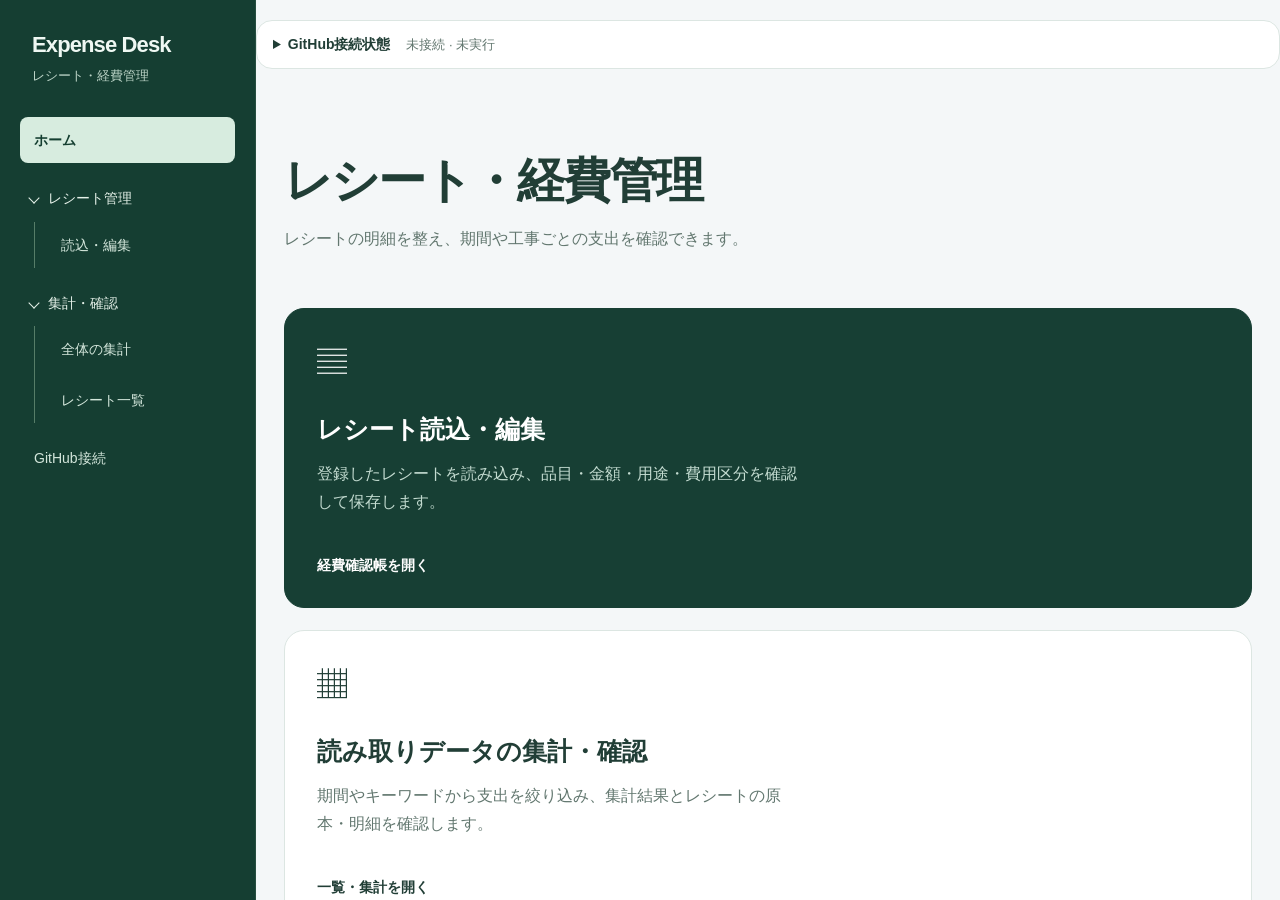
<file: index.html>
<!doctype html><html lang="ja"><head><meta charset="utf-8"><meta name="viewport" content="width=device-width,initial-scale=1"><title>Expense Desk｜レシート・経費管理</title><link rel="stylesheet" href="workspace.css?v=20261122-r10"><script src="session.js?v=20261122-r10" defer></script><script src="navigation.js?v=20261122-r10" defer></script></head><body data-workspace-shell><div id="workspace-navigation"></div><main class="workspace-frame"><iframe id="workspace-content" name="workspace-content" title="経費管理の作業画面"></iframe></main></body></html>
</file>
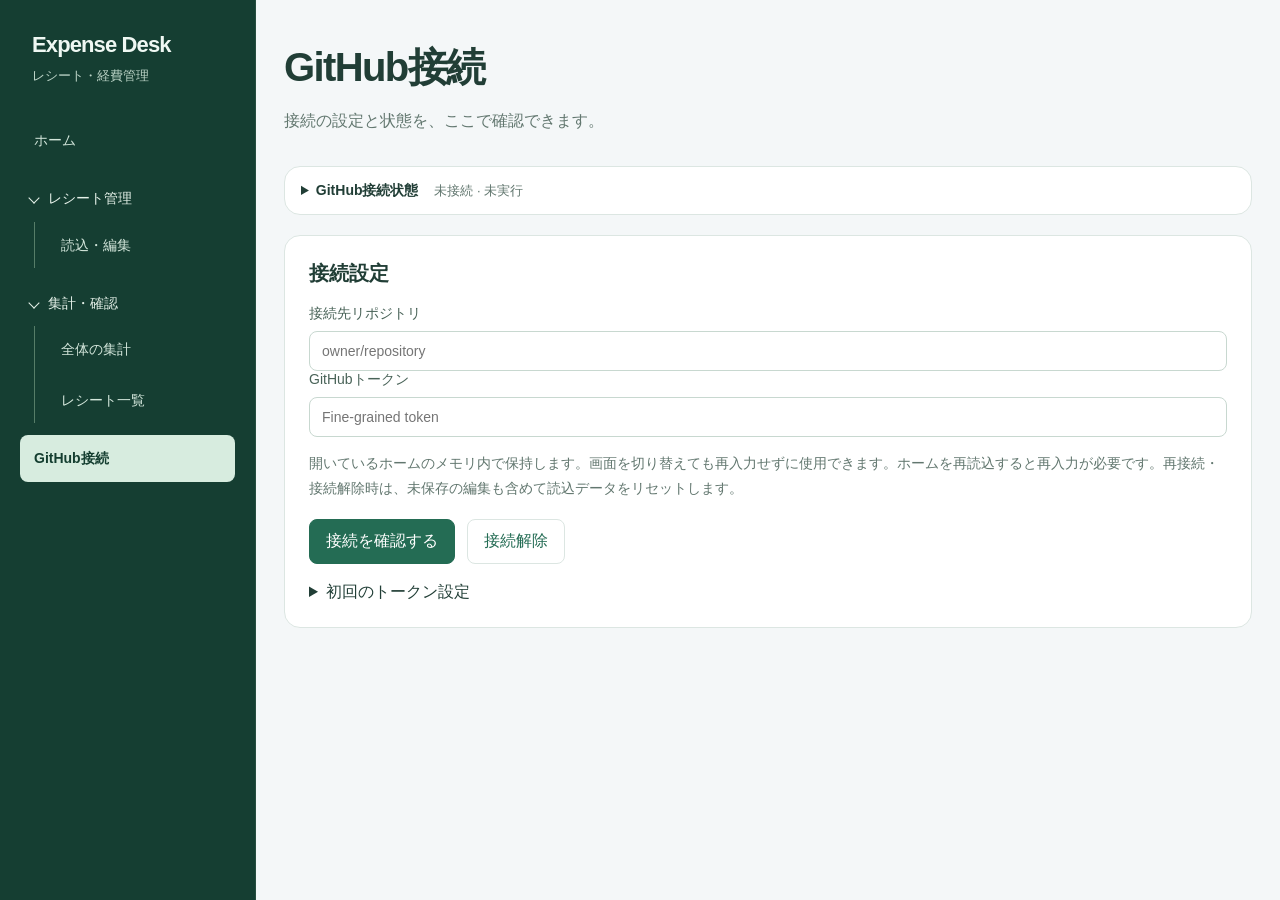
<file: connection.html>
<!doctype html><html lang="ja"><head><meta charset="utf-8"><meta name="viewport" content="width=device-width,initial-scale=1"><title>Expense Desk｜GitHub接続</title><link rel="stylesheet" href="workspace.css"><script src="session.js" defer></script><script src="common.js" defer></script><script src="connection.js" defer></script></head><body class="summary-page"><main class="workspace-main"><div class="page-intro"><h1>GitHub接続</h1><p>接続の設定と状態を、ここで確認できます。</p></div><details class="surface collapsible-tools"><summary>GitHub接続状態 <span data-connection-summary>未接続</span></summary><div class="tools-body"><div id="connection-status" role="status" aria-live="polite"></div></div></details><section class="surface"><h2>接続設定</h2><label>接続先リポジトリ<input id="connection-repository" type="text" autocomplete="off" placeholder="owner/repository"></label><label>GitHubトークン<input id="connection-token" type="password" autocomplete="off" placeholder="Fine-grained token"></label><p class="subtle">開いているホームのメモリ内で保持します。画面を切り替えても再入力せずに使用できます。ホームを再読込すると再入力が必要です。再接続・接続解除時は、未保存の編集も含めて読込データをリセットします。</p><div class="connection-actions"><button id="connect">接続を確認する</button><button id="disconnect" class="secondary">接続解除</button></div><p id="connection-result" role="status" aria-live="polite" class="subtle"></p><details><summary>初回のトークン設定</summary><p class="subtle">対象は接続先リポジトリのみ、ContentsはRead and writeに設定してください。</p><a href="https://github.com/settings/personal-access-tokens/new" target="_blank" rel="noopener noreferrer">GitHubのトークン作成画面</a></details></section></main></body></html>
</file>
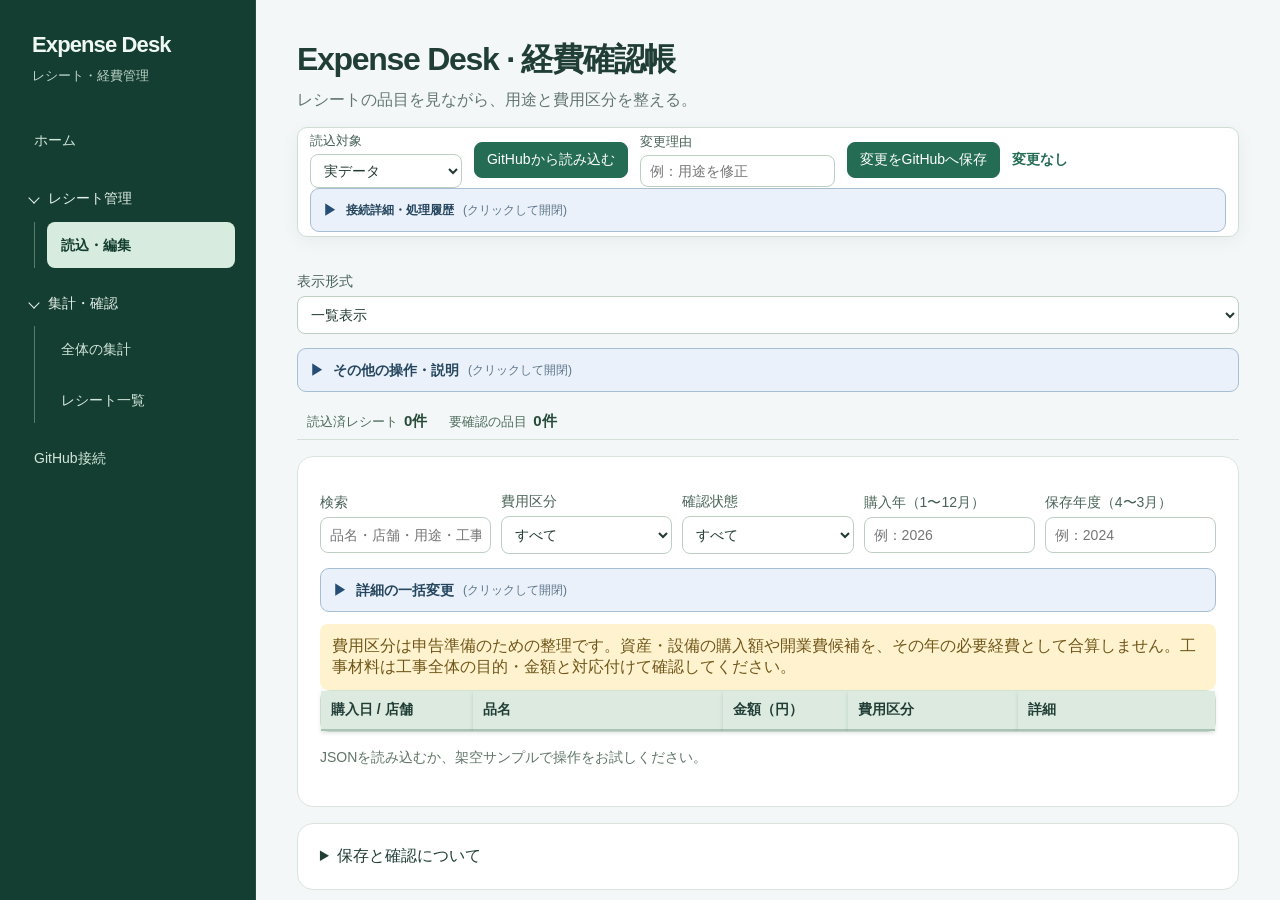
<file: editor.html>
<!doctype html>
<html lang="ja"><meta charset="utf-8"><meta name="viewport" content="width=device-width,initial-scale=1"><title>Expense Desk｜経費確認帳</title>
<style>
:root{font-family:system-ui,-apple-system,'Segoe UI',sans-serif;color:#203931;background:#f3f6f2;font-size:14px}*{box-sizing:border-box}body{margin:0}header{background:#163f35;color:white;padding:26px max(24px,4vw)}h1{font-size:26px;margin:6px 0}header p{color:#d1e2d8;margin:8px 0}main{padding:22px 4vw;max-width:1800px;margin:auto}.bar{display:flex;gap:10px;flex-wrap:wrap;align-items:center;margin:14px 0}button,.file{font:inherit;background:#fff;border:1px solid #becdc3;border-radius:8px;padding:10px 14px;color:#234a3c;cursor:pointer}button.primary,.file{background:#246c54;color:white;border-color:#246c54}button:hover,.file:hover{filter:brightness(.95)}input,select,textarea{font:inherit;padding:9px;border:1px solid #bdcfc3;border-radius:6px;background:white;max-width:100%;color:#203931}textarea{resize:vertical;min-height:58px}label{display:flex;flex-direction:column;gap:5px;font-size:12px;color:#496358}.file{font-size:14px;display:inline-block}input[type=file]{display:none}.panel{background:white;border:1px solid #dbe4dc;border-radius:12px;padding:18px;margin:16px 0}.grid{display:grid;grid-template-columns:repeat(4,minmax(0,1fr));gap:12px}.stats{display:grid;grid-template-columns:repeat(3,1fr);gap:12px}.stat{background:#e3eee6;padding:16px;border-radius:10px}.stat strong{display:block;font-size:24px;margin-top:7px}.hint{color:#607668;font-size:12px;line-height:1.7}.notice{background:#fff3cf;color:#715619;padding:12px;border-radius:8px;white-space:pre-wrap}#message{white-space:pre-wrap}#message.error{color:#9f3228;background:#ffeded}#message:empty{display:none}#message{padding:12px;background:#e1f0e5;border-radius:8px;margin:10px 0}.table-wrap{overflow:auto;border:1px solid #d9e4db;border-radius:9px}table{border-collapse:collapse;width:100%;min-width:1720px;background:white}th,td{text-align:left;padding:10px;border-bottom:1px solid #e4ebe5;vertical-align:top}th{background:#e8f0e9;font-size:12px;position:sticky;top:0}td input,td select,td textarea{width:100%;min-width:110px}td:nth-child(2){min-width:200px}td:nth-child(7){min-width:180px}td:nth-child(9){min-width:220px}td:nth-child(10){min-width:220px}.tag{display:inline-block;font-size:11px;padding:3px 6px;background:#fff0bd;border-radius:4px;margin:3px 0}.good{background:#d3eedc}.muted{color:#6a7d70}summary{cursor:pointer}footer{padding:20px;text-align:center;color:#69806f;font-size:12px}@media(max-width:700px){main{padding:12px}.grid{grid-template-columns:repeat(2,minmax(0,1fr))}.stats{grid-template-columns:1fr}h1{font-size:22px}header{padding:20px}.bar button{flex-grow:1}}

/* Compact item list with expandable editing fields. */
main,.panel,.grid>*{min-width:0}
.bar>*{min-width:0;max-width:100%}
.bar label{flex:1 1 140px}
.table-wrap{overflow:visible}
table{min-width:0;table-layout:fixed}
th,td{overflow-wrap:anywhere}
th:nth-child(1){width:17%}th:nth-child(2){width:28%}
th:nth-child(3){width:14%}th:nth-child(4){width:19%}
th:nth-child(5){width:22%}
td:nth-child(n){min-width:0}
td input,td select,td textarea{min-width:0;width:100%}
td:first-child{white-space:pre-line;font-size:12px}
.item-detail-grid{display:grid;grid-template-columns:minmax(0,1fr);gap:12px;margin-top:12px}
.item-detail-grid>*{min-width:0}
.detail-label{font-size:12px;color:#496358;margin-bottom:5px}
.item-detail-grid button{width:100%;white-space:normal}
.detail-close-button{display:block!important;width:100%!important;min-height:48px;margin-top:16px;padding:13px;background:#e8f1ea;border:1px solid #a6c4b2;color:#16523e;font-weight:600;grid-column:1/-1;position:relative}
.review-action{display:block;width:100%;min-height:44px;font-weight:700;border-radius:9px!important;margin-top:5px}
.review-confirm{background:#216b50!important;color:white!important;border-color:#216b50!important}
.review-reset{background:#e7f0eb!important;color:#16513b!important;border-color:#7eaa92!important}
.review-action:hover{filter:brightness(.94)}
.review-action:focus-visible,.detail-close-button:focus-visible{outline:3px solid #d19b22;outline-offset:2px}
td details summary{padding:8px 0;color:#246c54}
#receipt-info{overflow-wrap:anywhere}
.bulk-panel{margin:12px 0;padding:14px;border:1px solid #cdded0;border-radius:10px;background:#f5faf6}
.bulk-panel>summary{cursor:pointer;font-size:15px;color:#195b45;padding:8px 4px}
.bulk-panel>summary strong{font-weight:700}
.bulk-body{padding-top:8px}
.bulk-body>.detail-close-button{margin-top:12px}
.editor-dock{padding:4px 12px!important}
.dock-summary{display:flex;align-items:center;gap:16px;flex-wrap:wrap;cursor:pointer;padding:9px 4px;color:#19523e;font-size:14px}
.dock-summary strong{font-size:14px}
#dock-compact-status{font-size:13px;font-weight:500;color:#527366}
.dock-body{padding:10px 4px 8px;border-top:1px solid #dbe4dc}
#dock-details:not([open]) .dock-summary{min-height:30px}

.bulk-grid{display:grid;grid-template-columns:repeat(2,minmax(0,1fr));gap:10px;margin:12px 0}
.bulk-field{display:flex;flex-direction:column;gap:5px;padding:8px;background:white;border:1px solid #dbe4dc;border-radius:8px}
.bulk-field .bulk-enable{display:flex;flex-direction:row;align-items:center;gap:6px;font-weight:600;font-size:13px}
.bulk-field input[type=checkbox]{width:auto}
.bulk-field input:not([type=checkbox]),.bulk-field textarea{width:100%}
@media(max-width:700px){.bulk-grid{grid-template-columns:1fr}}
@media(max-width:700px){
 .table-wrap{border:0}
 table,tbody,tr,td{display:block;width:100%}
 thead{display:none}
 tr{border:1px solid #d9e4db;border-radius:9px;padding:12px;margin:12px 0}
 td{padding:7px 0;border:0}
 td::before{content:attr(data-label);display:block;font-size:12px;color:#496358;margin-bottom:5px}
 .item-detail-grid{grid-template-columns:repeat(2,minmax(0,1fr))}
}
@media(max-width:420px){.grid,.item-detail-grid{grid-template-columns:minmax(0,1fr)}}
/* Review-first layout: primary GitHub actions remain visible. */
.editor-dock .dock-actions{align-items:center}
.editor-dock .dock-summary{padding:5px 4px;font-size:12px;min-height:25px;color:#526b60}
.editor-dock .dock-summary strong{font-size:12px}
.editor-dock .dock-body{padding:6px 4px}
.fold-section{margin:12px 0;border:1px solid #dbe4dc;border-radius:10px;background:#fff;padding:9px 14px}
.fold-section>summary{cursor:pointer;color:#1d5a45;display:flex;align-items:center;gap:10px;flex-wrap:wrap;padding:7px 2px}
.fold-section>summary strong{font-size:14px}
.fold-section>summary .muted{font-size:12px}
.fold-content{padding:10px 0}
#file-tools .bar{margin:8px 0}
.receipt-meta-fold{margin:12px 0 0}
.receipt-meta-fold .grid{margin-top:8px}
.editor-page .receipt-meta-fold #receipt-info{margin-top:12px}
.editor-page .table-wrap{overflow:visible}
.editor-page .table-wrap table{border-collapse:separate;border-spacing:0}
.editor-page .table-wrap thead{position:sticky;top:var(--editor-sticky-top,100px);z-index:18}
.editor-page .table-wrap thead th{position:static;background:#dceae0;box-shadow:0 2px 4px #163f3525;border-bottom:2px solid #a9c4b4}
@media(max-width:700px){.editor-page .table-wrap thead{display:none}}

/* One clearly identifiable, reusable accordion control design. */
.editor-page details > summary.fold-toggle,
.editor-page td details > summary.fold-toggle {
  box-sizing:border-box;
  display:flex;
  flex-wrap:wrap;
  align-items:center;
  gap:6px 12px;
  min-height:48px;
  width:100%;
  padding:11px 14px;
  margin:0;
  list-style:none;
  cursor:pointer;
  user-select:none;
  border:2px solid #a7bacd;
  border-radius:10px;
  background:#ecf2f9;
  color:#243e59;
  font-size:14px;
  font-weight:600;
  line-height:1.4;
  transition:background .12s,border-color .12s;
}
.editor-page details > summary.fold-toggle::-webkit-details-marker {display:none}
.editor-page details > summary.fold-toggle::after {
  content:"＋ 開く";
  display:inline-block;
  margin-left:auto;
  flex:none;
  padding:5px 12px;
  border:1px solid #8da8c2;
  border-radius:7px;
  background:#fff;
  color:#264a70;
  font-size:13px;
  font-weight:700;
  white-space:nowrap;
}
.editor-page details[open] > summary.fold-toggle {
  background:#dfeaf6;
  border-color:#718fac;
  border-radius:10px;
}
.editor-page details[open] > summary.fold-toggle::after {content:"− 閉じる"}
.editor-page details > summary.fold-toggle:hover {background:#d5e5f5;border-color:#6186a9}
.editor-page details > summary.fold-toggle:focus-visible,
.editor-page .fold-close-control:focus-visible {outline:3px solid #c5811e;outline-offset:3px}
.editor-page .fold-close-control {
  box-sizing:border-box;
  display:block;
  width:100%;
  min-height:48px;
  margin-top:16px;
  padding:10px 14px;
  border:2px solid #8da8c2;
  border-radius:9px;
  background:#e5edf7;
  color:#264a70;
  font-size:14px;
  font-weight:700;
  cursor:pointer;
  grid-column:1/-1;
}
.editor-page .fold-close-control:hover {background:#d5e5f5}
.editor-page .fold-close-control:active {background:#c8dced}
.editor-page .item-detail-grid > .fold-close-control {grid-column:1/-1}
.editor-page .bulk-body > .fold-close-control{margin-top:14px}
.editor-page #dock-details > summary.fold-toggle{min-height:42px;padding:7px 12px}
.editor-page #dock-compact-status{color:#476987;font-size:12px;font-weight:400}
.editor-page .fold-section > summary.fold-toggle{flex-wrap:wrap}
@media(max-width:480px){
 .editor-page details > summary.fold-toggle{padding:9px 10px;gap:6px}
 .editor-page details > summary.fold-toggle::after{padding:5px 9px}
}
@media(prefers-reduced-motion:reduce){
 .editor-page details > summary.fold-toggle{transition:none}
}

/* Unified compact disclosure: an arrow, a section name, and one consistent hint. */
.editor-page details > summary.fold-toggle,
.editor-page td details > summary.fold-toggle {
  display:flex;
  align-items:center;
  flex-wrap:wrap;
  gap:5px 9px;
  padding:10px 12px;
  min-height:42px;
  background:#edf2f7;
  border:1px solid #b7c8d8;
  border-radius:8px;
  font-size:14px;
  color:#23435c;
}
.editor-page details > summary.fold-toggle::before {
  content:"▶";
  display:inline-block;
  font-size:13px;
  line-height:1;
  color:#254b69;
  flex:none;
}
.editor-page details[open] > summary.fold-toggle::before {content:"▼"}
.editor-page details > summary.fold-toggle::after,
.editor-page details[open] > summary.fold-toggle::after {
  content:"(クリックして開閉)";
  margin-left:0;
  padding:0;
  border:0;
  border-radius:0;
  background:transparent;
  color:#607688;
  font-size:12px;
  font-weight:400;
}
.editor-page details > summary.fold-toggle::-webkit-details-marker {display:none}
.editor-page details > summary.fold-toggle::marker {content:""}
.editor-page details > summary.fold-toggle:hover{background:#dfeaf4;border-color:#759bb9}
.editor-page #dock-details > summary.fold-toggle{min-height:40px;padding:8px 12px}
.editor-page .compact-review-stats {
  display:flex;
  flex-wrap:wrap;
  align-items:center;
  gap:8px 22px;
  margin:8px 0 12px;
  padding:7px 10px;
  border-bottom:1px solid #d5e1d8;
  color:#526c5e;
  background:transparent;
  font-size:13px;
}
.editor-page .compact-review-stats > span {display:inline-flex;align-items:baseline;gap:7px}
.editor-page .compact-review-stats strong {
  display:inline;
  font-size:15px;
  font-weight:650;
  color:#244f3d;
  margin:0;
}
@media(max-width:700px){
 .editor-page .compact-review-stats{gap:5px 14px;padding:7px 3px}
 .editor-page .compact-review-stats strong{font-size:14px}
}

/* The file tools accordion needs only its inner disclosure band, not an outer card. */
body.editor-page #file-tools.panel.fold-section{
 border:0!important;
 background:transparent!important;
 box-shadow:none!important;
 padding:0!important;
 border-radius:0!important;
 margin:12px 0!important;
}
body.editor-page #file-tools>.fold-content{padding:12px 4px!important}

/* No outer wrapper around secondary file tools. The summary is the only visual panel. */
body.editor-page #file-tools.file-tools-plain {
  display:block;
  width:100%;
  box-sizing:border-box;
  padding:0;
  margin:10px 0 12px;
  border:0;
  border-radius:0;
  box-shadow:none;
  background:transparent;
}
body.editor-page #file-tools.file-tools-plain > summary.fold-toggle {
  margin:0;
  width:100%;
}
body.editor-page #file-tools.file-tools-plain > .fold-content {
  padding:12px 0;
}

/* The bulk editor uses only the disclosure bar; no surrounding card. */
body.editor-page #bulk-details.bulk-plain{
  display:block;
  width:100%;
  box-sizing:border-box;
  margin:12px 0;
  padding:0;
  border:0;
  border-radius:0;
  box-shadow:none;
  background:transparent;
}
body.editor-page #bulk-details.bulk-plain > summary.fold-toggle{margin:0;width:100%}
body.editor-page #bulk-details.bulk-plain > .bulk-body{padding:12px 0 0}
</style><link rel="stylesheet" href="workspace.css?v=20261122-filetools-no-card-9"><script src="session.js" defer></script><script src="navigation.js" defer></script>
<body class="editor-page"><div id="workspace-navigation"></div><header><span>EXPENSE DESK</span><h1>Expense Desk · 経費確認帳</h1><p>レシートの品目を見ながら、用途と費用区分を整える。</p></header>
<div class="workspace-dock editor-dock" aria-label="GitHub操作と編集状態">
<div class="dock-actions"><label>読込対象<select id="gh-scope"><option value="data">実データ</option><option value="tests">テスト</option><option value="both">実データとテスト</option></select></label><button id="gh-load" class="primary">GitHubから読み込む</button><label>変更理由<input id="gh-reason" placeholder="例：用途を修正"></label><button id="gh-save" class="primary">変更をGitHubへ保存</button><strong id="edit-indicator" role="status" aria-live="polite">変更なし</strong></div>
<details id="dock-details"><summary class="dock-summary fold-toggle"><strong>接続詳細・処理履歴</strong></summary><div class="dock-body"><p id="dock-compact-status" role="status" aria-live="polite">読込未実行</p>
<div id="connection-status" role="status" aria-live="polite"></div>
<p id="gh-status" class="dock-progress" role="status" aria-live="polite">読込未実行</p>
<div id="message" role="status" aria-live="polite"></div></div></details></div><main>
<div class="bar"><label>表示形式<select id="view-mode"><option value="all">一覧表示</option><option value="single">1枚表示</option></select></label></div>
<details id="file-tools" class="file-tools-plain"><summary class="fold-toggle"><strong>その他の操作・説明</strong></summary><div class="fold-content"><p class="hint">JSON・フォルダ読込／バックアップ／CSV</p><div class="bar"><label class="file">JSONを読み込む<input id="import" type="file" accept=".json,application/json" multiple></label><label class="file">フォルダを読み込む<input id="folder" type="file" webkitdirectory multiple></label><button id="new">レシートを追加</button><button id="demo">架空サンプルを追加</button><button id="backup" class="primary">全件をJSON保存</button><button id="csv">表示中の表をCSV保存</button></div>
<p class="hint">単価は通常、明細金額 ÷ 数量で自動計算します。数量が空欄なら1個として計算します。値引きなどで原本単価と異なる場合は、品目の「詳細・編集」で「単価を手動入力」を選択してください。割り切れない単価は自動保存せず、原本を確認してください。</p>
<p class="hint">HTMLをダウンロードしてブラウザで開いてください。GitHub直接接続と、端末内だけでの編集に対応します。全件JSONはバックアップ、1件JSONはGitHubへの反映用です。保存したJSONを黒子に渡せばリポジトリに反映できます。GitHub直接接続では「変更をGitHubへ保存」で反映します。</p>
</div></details>
<div class="stats compact-review-stats" aria-label="読み込み状況"><span>読込済レシート <strong id="count">0件</strong></span><span>要確認の品目 <strong id="pending">0件</strong></span></div>
<section id="single-receipt" class="panel"><div class="bar"><label>編集するレシート<select id="receipt"></select></label><button id="one">この1件をJSON保存</button><button id="add">このレシートに品目を追加</button></div><details id="receipt-meta-details" class="fold-section receipt-meta-fold"><summary id="receipt-meta-summary" class="fold-toggle"><strong>レシート基本情報・備考を確認／修正</strong></summary><div class="fold-content"><div id="meta" class="grid"></div><p id="receipt-info" class="hint"></p></div></details></section>
<section class="panel"><div class="bar"><label>検索<input id="search" placeholder="品名・店舗・用途・工事名"></label><label>費用区分<select id="class-filter"><option value="">すべて</option><option>経費</option><option>資産・設備</option><option>開業費候補</option><option>対象外</option><option>要確認</option></select></label><label>確認状態<select id="review-filter"><option value="">すべて</option><option>要確認</option><option>確認済</option></select></label><label>購入年（1〜12月）<input id="year" type="number" placeholder="例：2026"></label><label>保存年度（4〜3月）<input id="fiscal" type="number" placeholder="例：2024"></label></div>
<details class="bulk-plain" id="bulk-details" aria-label="詳細の一括変更"><summary class="fold-toggle"><strong>詳細の一括変更</strong></summary><div class="bulk-body"><p class="hint">上の「費用区分」で対象を選び、変更したい項目にチェックを入れてください。表示中の該当品目だけに反映し、費用区分そのものは変更しません。空欄で適用するとその項目を消去します。</p>
<div class="bulk-grid">
<label class="bulk-field"><span class="bulk-enable"><input type="checkbox" id="bulk-purpose-on" checked>用途を変更</span><textarea id="bulk-purpose" rows="2" placeholder="例：客室の床材として使用"></textarea></label>
<label class="bulk-field"><span class="bulk-enable"><input type="checkbox" id="bulk-project-on">工事・資産IDを変更</span><input id="bulk-project" placeholder="例：客室床改修-01"></label>
<label class="bulk-field"><span class="bulk-enable"><input type="checkbox" id="bulk-account-on">科目候補を変更</span><select id="bulk-account" aria-label="一括変更する科目候補"></select></label>
<label class="bulk-field"><span class="bulk-enable"><input type="checkbox" id="bulk-share-on">事業割合（%）を変更</span><input id="bulk-share" type="number" min="0" max="100" step="any" placeholder="例：100"></label>
<label class="bulk-field"><span class="bulk-enable"><input type="checkbox" id="bulk-reason-on">判定理由を変更</span><textarea id="bulk-reason" rows="2" placeholder="例：旅館営業のために購入"></textarea></label>
<label class="bulk-field"><span class="bulk-enable"><input type="checkbox" id="bulk-missing-on">不足情報を変更（1行1件）</span><textarea id="bulk-missing" rows="2" placeholder="空欄を適用すると不足情報を消去"></textarea></label>
</div><div class="bar"><strong id="bulk-count" role="status">対象：費用区分を選択してください</strong><button class="primary" id="bulk-apply" type="button">表示中の品目に一括適用</button></div>
<button type="button" id="bulk-close" class="fold-close-control">− 一括変更を閉じる</button></div></details><div class="notice">費用区分は申告準備のための整理です。資産・設備の購入額や開業費候補を、その年の必要経費として合算しません。工事材料は工事全体の目的・金額と対応付けて確認してください。</div>
<div class="table-wrap"><table><thead><tr><th>購入日 / 店舗</th><th>品名</th><th>金額（円）</th><th>費用区分</th><th>詳細</th></tr></thead><tbody id="rows"></tbody></table></div><p id="empty" class="hint">JSONを読み込むか、架空サンプルで操作をお試しください。</p></section>
<details class="panel"><summary>保存と確認について</summary><p class="hint">作業データは画面を開いている間に保持します。起動時は空になります。作業後はGitHubへ保存するか、JSONを保存してください。読取事実を編集するとレシートはdraftに戻り、区分確認も要確認に戻ります。「区分を確認済にする」は税務判断の確認だけで、原本保存・読取確認を完了するものではありません。旧JSONはそのまま読み込めます。費用区分を追加して保存すると0.3に移行し、適用ルール未確認としてdraftになります。</p><button id="clear">画面の作業データを消去</button></details>
</main><footer>原本の事実と、費用の判断を分けて記録 · v0.3</footer>
<script id="schema" type="application/json">{
  "$schema": "https://json-schema.org/draft/2020-12/schema",
  "title": "Receipt",
  "type": "object",
  "required": [
    "schema_version",
    "receipt_id",
    "status",
    "source",
    "purchase_date",
    "merchant",
    "currency",
    "total",
    "items",
    "issues"
  ],
  "additionalProperties": false,
  "properties": {
    "schema_version": {
      "enum": [
        "0.1",
        "0.2",
        "0.3"
      ]
    },
    "receipt_id": {
      "type": "string",
      "format": "uuid"
    },
    "status": {
      "enum": [
        "draft",
        "confirmed"
      ]
    },
    "source": {
      "type": "object",
      "required": [
        "path",
        "sha256"
      ],
      "additionalProperties": false,
      "properties": {
        "path": {
          "type": [
            "string",
            "null"
          ]
        },
        "sha256": {
          "anyOf": [
            {
              "type": "string",
              "pattern": "^[a-f0-9]{64}$"
            },
            {
              "type": "null"
            }
          ]
        }
      }
    },
    "purchase_date": {
      "type": [
        "string",
        "null"
      ],
      "format": "date"
    },
    "merchant": {
      "type": [
        "string",
        "null"
      ]
    },
    "currency": {
      "const": "JPY"
    },
    "total": {
      "type": [
        "integer",
        "null"
      ]
    },
    "tax_total": {
      "type": [
        "integer",
        "null"
      ]
    },
    "items": {
      "type": "array",
      "items": {
        "type": "object",
        "additionalProperties": false,
        "required": [
          "name",
          "quantity",
          "unit_price",
          "amount"
        ],
        "properties": {
          "name": {
            "type": [
              "string",
              "null"
            ]
          },
          "quantity": {
            "type": [
              "number",
              "null"
            ],
            "exclusiveMinimum": 0
          },
          "unit_price": {
            "type": [
              "integer",
              "null"
            ]
          },
          "amount": {
            "type": [
              "integer",
              "null"
            ]
          },
          "tax_rate": {
            "type": [
              "number",
              "null"
            ],
            "enum": [
              0,
              0.08,
              0.1,
              null
            ]
          },
          "accounting": {
            "type": "object",
            "additionalProperties": false,
            "required": [
              "expense_class",
              "account_candidate",
              "review_status",
              "purpose",
              "project_id",
              "business_share",
              "reason",
              "missing_information",
              "reviewed_at"
            ],
            "properties": {
              "expense_class": {
                "enum": [
                  "経費",
                  "資産・設備",
                  "開業費候補",
                  "対象外",
                  "要確認"
                ]
              },
              "account_candidate": {
                "type": [
                  "string",
                  "null"
                ]
              },
              "review_status": {
                "enum": [
                  "要確認",
                  "確認済"
                ]
              },
              "purpose": {
                "type": [
                  "string",
                  "null"
                ]
              },
              "project_id": {
                "type": [
                  "string",
                  "null"
                ]
              },
              "business_share": {
                "type": [
                  "number",
                  "null"
                ],
                "minimum": 0,
                "maximum": 1
              },
              "reason": {
                "type": [
                  "string",
                  "null"
                ]
              },
              "missing_information": {
                "type": "array",
                "items": {
                  "type": "string"
                }
              },
              "reviewed_at": {
                "type": [
                  "string",
                  "null"
                ],
                "format": "date-time"
              }
            },
            "allOf": [
              {
                "if": {
                  "properties": {
                    "review_status": {
                      "const": "確認済"
                    }
                  }
                },
                "then": {
                  "properties": {
                    "expense_class": {
                      "enum": [
                        "経費",
                        "資産・設備",
                        "開業費候補",
                        "対象外"
                      ]
                    },
                    "reviewed_at": {
                      "type": "string",
                      "format": "date-time"
                    }
                  }
                }
              },
              {
                "if": {
                  "properties": {
                    "review_status": {
                      "const": "確認済"
                    },
                    "expense_class": {
                      "enum": [
                        "経費",
                        "資産・設備",
                        "開業費候補"
                      ]
                    }
                  }
                },
                "then": {
                  "properties": {
                    "purpose": {
                      "type": "string",
                      "minLength": 1
                    },
                    "reason": {
                      "type": "string",
                      "minLength": 1
                    },
                    "missing_information": {
                      "maxItems": 0
                    },
                    "business_share": {
                      "type": "number",
                      "minimum": 0,
                      "maximum": 1
                    }
                  }
                }
              }
            ]
          }
        }
      }
    },
    "issues": {
      "type": "array",
      "items": {
        "type": "string"
      }
    },
    "note": {
      "type": [
        "string",
        "null"
      ]
    },
    "is_test": {
      "type": "boolean"
    },
    "processing": {
      "type": "object",
      "additionalProperties": false,
      "required": [
        "processed_at",
        "rules_version",
        "rules_commit",
        "confirmed_at"
      ],
      "properties": {
        "processed_at": {
          "type": "string",
          "format": "date-time"
        },
        "rules_version": {
          "type": "string",
          "minLength": 1
        },
        "rules_commit": {
          "type": "string",
          "pattern": "^[a-f0-9]{40}$"
        },
        "confirmed_at": {
          "type": [
            "string",
            "null"
          ],
          "format": "date-time"
        }
      }
    }
  },
  "allOf": [
    {
      "if": {
        "properties": {
          "status": {
            "const": "confirmed"
          }
        }
      },
      "then": {
        "properties": {
          "purchase_date": {
            "type": "string",
            "format": "date"
          },
          "merchant": {
            "type": "string",
            "minLength": 1
          },
          "total": {
            "type": "integer"
          },
          "source": {
            "properties": {
              "path": {
                "type": "string",
                "minLength": 1
              },
              "sha256": {
                "type": "string",
                "pattern": "^[a-f0-9]{64}$"
              }
            }
          }
        }
      }
    },
    {
      "if": {
        "properties": {
          "schema_version": {
            "enum": [
              "0.2",
              "0.3"
            ]
          }
        }
      },
      "then": {
        "required": [
          "is_test",
          "processing"
        ],
        "allOf": [
          {
            "if": {
              "properties": {
                "status": {
                  "const": "confirmed"
                }
              }
            },
            "then": {
              "properties": {
                "processing": {
                  "properties": {
                    "confirmed_at": {
                      "type": "string",
                      "format": "date-time"
                    }
                  }
                }
              }
            }
          }
        ]
      }
    },
    {
      "if": {
        "properties": {
          "schema_version": {
            "const": "0.3"
          }
        }
      },
      "then": {
        "properties": {
          "items": {
            "items": {
              "required": [
                "accounting"
              ]
            }
          }
        }
      }
    }
  ]
}</script>
<script src="common.js"></script><script src="editor-model.js"></script><script src="editor.js?v=20261122-filetools-no-card-9"></script></body></html>
</file>
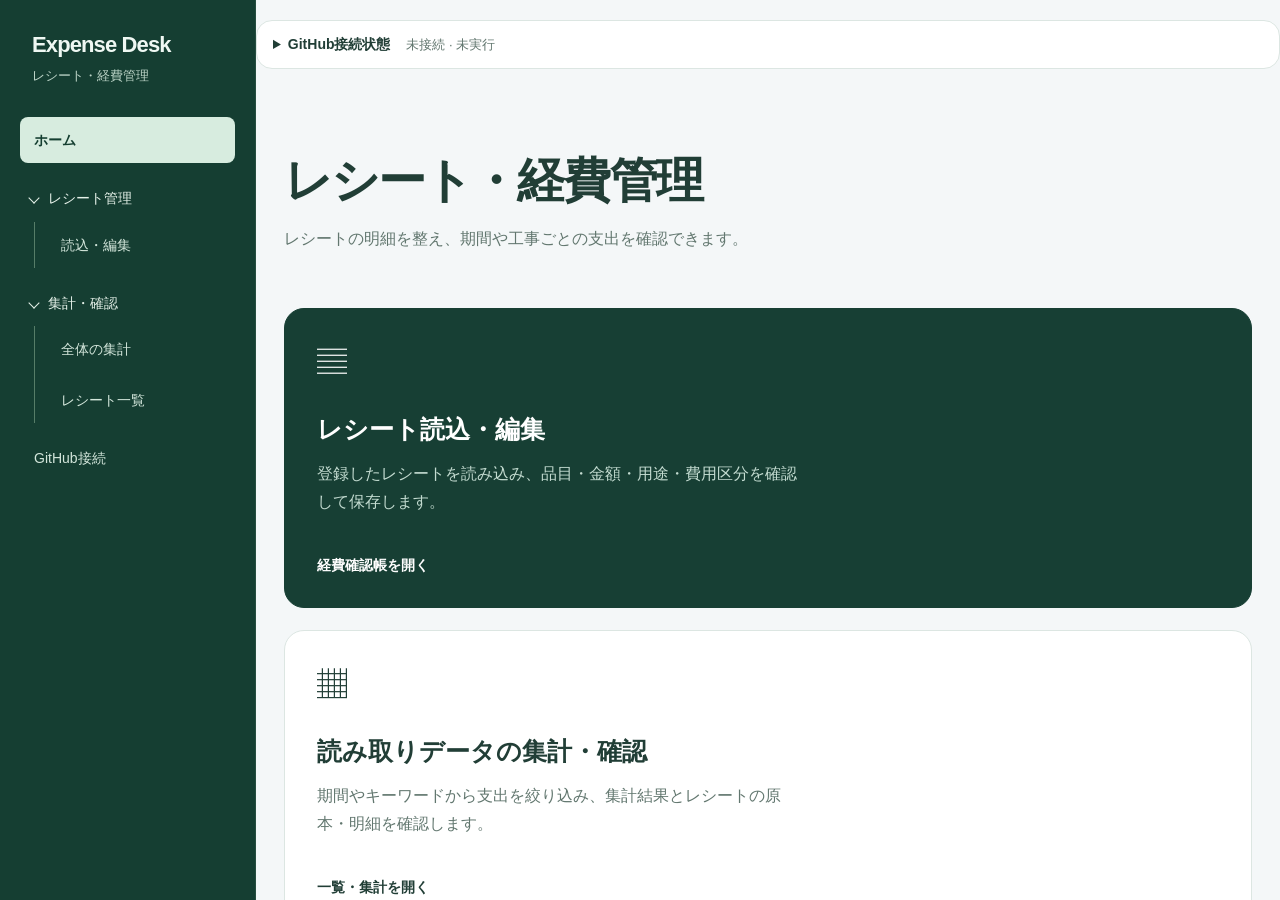
<file: home-content.html>
<!doctype html>
<html lang="ja"><head><meta charset="utf-8"><meta name="viewport" content="width=device-width,initial-scale=1"><title>Expense Desk｜ホーム</title><link rel="stylesheet" href="workspace.css"><script src="session.js" defer></script></head>
<body><details class="surface collapsible-tools"><summary>GitHub接続状態 <span data-connection-summary>未接続</span></summary><div class="tools-body"><div id="connection-status" role="status" aria-live="polite" class="home-connection"></div></div></details>
<main class="workspace-main"><div class="page-intro home-intro"><h1>レシート・経費管理</h1><p>レシートの明細を整え、期間や工事ごとの支出を確認できます。</p></div>
<div class="home-cards"><a class="home-card" href="editor.html"><span class="card-symbol" aria-hidden="true">▤</span><h2>レシート読込・編集</h2><p>登録したレシートを読み込み、品目・金額・用途・費用区分を確認して保存します。</p><span class="card-action">経費確認帳を開く</span></a><a class="home-card" href="summary.html"><span class="card-symbol" aria-hidden="true">▦</span><h2>読み取りデータの集計・確認</h2><p>期間やキーワードから支出を絞り込み、集計結果とレシートの原本・明細を確認します。</p><span class="card-action">一覧・集計を開く</span></a></div>
<p class="workflow-note">新しいレシートの画像読み取りは、別途OCRを行い、レシートJSONを用意してください。</p></main><footer class="page-footer">原本画像と明細はGitHubの非公開リポジトリに保存されます。</footer></body></html>
</file>
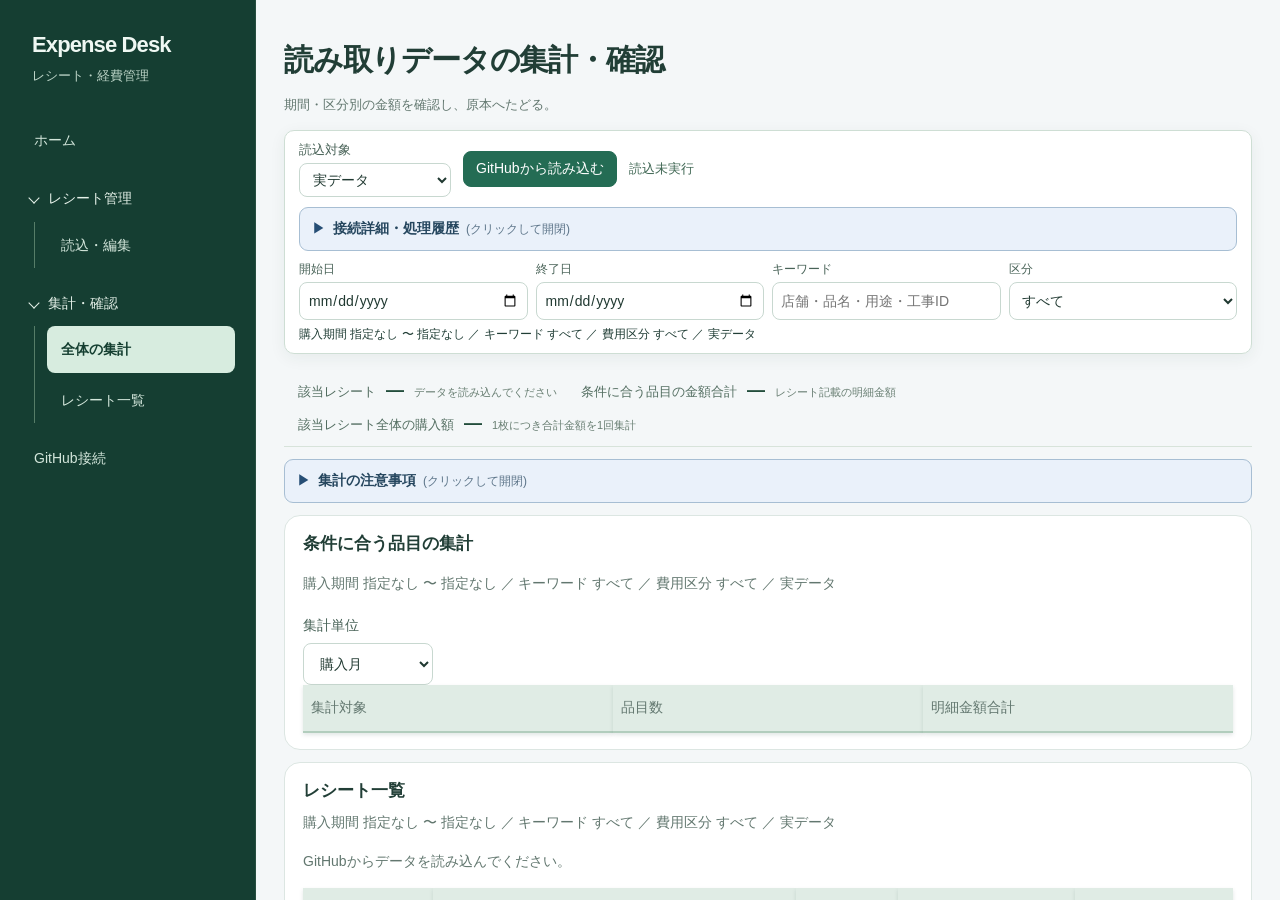
<file: summary.html>
<!doctype html>
<html lang="ja"><head><meta charset="utf-8"><meta name="viewport" content="width=device-width,initial-scale=1"><title>Expense Desk｜集計・確認</title><link rel="stylesheet" href="workspace.css?v=20261122-summary-ui-v1"><script src="session.js" defer></script><script src="navigation.js" defer></script><script src="common.js" defer></script><script src="summary.js?v=20261122-summary-ui-v1" defer></script>
<style>
/* Summary page UI following HTML UI 共通設計仕様書 v1.0 */
.summary-page .page-intro{margin-bottom:12px}
.summary-page .page-intro h1{font-size:clamp(23px,3vw,30px)}
.summary-page .page-intro p{font-size:13px}
.summary-page .summary-dock{padding:10px 14px}
.summary-page .summary-dock .dock-actions{align-items:center}
.summary-page .summary-load-indicator{font-size:13px;color:#426956;overflow-wrap:anywhere}
.summary-page .compact-search{grid-template-columns:repeat(4,minmax(0,1fr));gap:8px}
.summary-page .compact-search label{font-size:12px;gap:4px}
.summary-page .compact-search input,.summary-page .compact-search select{padding:8px;min-height:38px}
.summary-page .summary-compact-metrics{display:flex;flex-wrap:wrap;gap:12px 24px;margin:12px 0;padding:12px 14px;border-bottom:1px solid #d7e3da}
.summary-page .summary-compact-metrics .metric{display:flex;align-items:baseline;gap:6px 10px;flex-wrap:wrap;min-width:0;padding:0;margin:0;border:0;background:transparent;border-radius:0}
.summary-page .summary-compact-metrics .metric span{font-size:13px;color:#526d60}
.summary-page .summary-compact-metrics .metric strong{font-size:18px;letter-spacing:0;margin:0;color:#224d3c}
.summary-page .summary-compact-metrics .metric small{font-size:11px;color:#697f73;margin:0}
.summary-page .summary-fold{margin:10px 0;background:transparent;border:0;padding:0;box-shadow:none}
.summary-page .summary-fold>summary.fold-toggle{box-sizing:border-box;display:flex;align-items:center;flex-wrap:wrap;gap:7px;min-height:44px;padding:10px 12px;list-style:none;cursor:pointer;background:#eaf1fa;border:1px solid #a7bed3;border-radius:9px;color:#25465e;font-size:14px}
.summary-page .summary-fold>summary.fold-toggle::-webkit-details-marker{display:none}
.summary-page .summary-fold>summary.fold-toggle::marker{content:""}
.summary-page .summary-fold>summary.fold-toggle::before{content:"▶";font-size:14px;color:#264e75;flex:none}
.summary-page .summary-fold[open]>summary.fold-toggle::before{content:"▼"}
.summary-page .summary-fold>summary.fold-toggle::after{content:"(クリックして開閉)";font-size:12px;font-weight:400;color:#5d7589}
.summary-page .summary-fold>summary.fold-toggle:hover{background:#dbeafa;border-color:#779dbf}
.summary-page .summary-fold>summary.fold-toggle:focus-visible,.summary-page .fold-close-control:focus-visible{outline:3px solid #a87513;outline-offset:2px}
.summary-page .summary-fold-body{padding:10px 4px}
.summary-page .fold-close-control{display:block;width:100%;min-height:44px;margin-top:14px;padding:10px 14px;border:2px solid #8da8c2;border-radius:9px;background:#e5edf7;color:#264a70;font-weight:700;cursor:pointer}
.summary-page .fold-close-control:hover{background:#d5e5f5}
.summary-page .surface{padding:16px 18px;margin:12px 0}
.summary-page .surface h2{font-size:17px;margin:0 0 8px}
.summary-page .heading-row{gap:8px}
.summary-page .summary-data-table{border-collapse:separate;border-spacing:0}
.summary-page .summary-data-table thead{position:sticky;top:var(--summary-sticky-top,100px);z-index:18}
.summary-page .summary-data-table thead th{position:static;background:#e0ece5;box-shadow:0 2px 4px #163f3520;border-bottom:2px solid #b2cdbd}
.summary-page #detail{scroll-margin-top:var(--summary-sticky-top,100px)}
@media(max-width:760px){
 .summary-page .compact-search{grid-template-columns:repeat(2,minmax(0,1fr))}
 .summary-page .summary-compact-metrics{gap:8px 18px;padding:10px 4px}
 .summary-page .summary-compact-metrics .metric strong{font-size:16px}
 .summary-page .summary-data-table thead{display:none}
}
</style></head>
<body class="summary-page"><div id="workspace-navigation"></div>
<main class="workspace-main"><div class="page-intro"><h1>読み取りデータの集計・確認</h1><p>期間・区分別の金額を確認し、原本へたどる。</p></div>
<div class="workspace-dock summary-dock" aria-label="GitHub読込と検索条件">
<div class="dock-actions"><label>読込対象<select id="data-scope"><option value="data">実データ</option><option value="tests">テスト</option><option value="both">実データとテスト</option></select></label><button id="load">GitHubから読み込む</button><span id="summary-load-indicator" role="status" aria-live="polite" class="summary-load-indicator">読込未実行</span></div>
<details id="summary-connection-details" class="summary-fold"><summary class="fold-toggle"><strong>接続詳細・処理履歴</strong></summary><div class="summary-fold-body"><div id="connection-status" role="status" aria-live="polite"></div><p id="source-status" class="subtle">読込未実行</p><div id="status" role="status" aria-live="polite" class="status-message"></div><button type="button" id="summary-connection-close" class="fold-close-control">− 接続詳細・処理履歴を閉じる</button></div></details>
<div class="compact-search"><label>開始日<input id="start" type="date"></label><label>終了日<input id="end" type="date"></label><label>キーワード<input id="keyword" type="search" placeholder="店舗・品名・用途・工事ID"></label><label>区分<select id="expense"><option value="">すべて</option><option>経費</option><option>資産・設備</option><option>開業費候補</option><option>対象外</option><option>要確認</option></select></label></div>
<div id="active-filters" class="active-filters" role="status" aria-live="polite"></div></div>
<div class="metrics summary-compact-metrics" aria-label="集計結果">
<div class="metric"><span>該当レシート</span><strong id="receipt-count">—</strong><small id="item-count">データを読み込んでください</small></div>
<div class="metric"><span>条件に合う品目の金額合計</span><strong id="item-total">—</strong><small id="item-unknown">レシート記載の明細金額</small></div>
<div class="metric"><span>該当レシート全体の購入額</span><strong id="receipt-total">—</strong><small id="receipt-unknown">1枚につき合計金額を1回集計</small></div></div>
<details id="summary-notes" class="summary-fold standalone-fold"><summary class="fold-toggle"><strong>集計の注意事項</strong></summary><div class="summary-fold-body"><p class="subtle">明細金額は税込・税抜がレシートによって異なります。上の合計は購入記録の確認用です。申告する必要経費額は、費用区分や事業割合などの確認後に決めます。</p><button id="summary-notes-close" class="fold-close-control" type="button">− 集計の注意事項を閉じる</button></div></details>
<section class="surface"><div class="heading-row"><h2>条件に合う品目の集計</h2><p class="result-context subtle" data-filter-context></p><label>集計単位<select id="group"><option value="month">購入月</option><option value="merchant">店舗</option><option value="expense">費用区分</option><option value="project">工事・資産ID</option></select></label></div><table class="responsive-table summary-data-table"><thead><tr><th>集計対象</th><th>品目数</th><th>明細金額合計</th></tr></thead><tbody id="groups"></tbody></table></section>
<section id="receipt-list" class="surface"><h2>レシート一覧</h2><p class="result-context subtle" data-filter-context></p><p id="empty" class="subtle">GitHubからデータを読み込んでください。</p><table class="responsive-table receipt-list-table summary-data-table"><colgroup><col style="width:14%"><col style="width:39%"><col style="width:11%"><col style="width:19%"><col style="width:17%"></colgroup><thead><tr><th>購入日</th><th>店舗</th><th>該当品目数</th><th>レシート合計</th><th>内容確認</th></tr></thead><tbody id="receipts"></tbody></table></section>
<section id="detail" class="surface" hidden aria-labelledby="detail-title"><div class="heading-row"><h2 id="detail-title">レシート詳細</h2><button id="close-detail" class="secondary">閉じる</button></div><div id="detail-body"></div><button type="button" id="close-detail-bottom" class="fold-close-control">− レシート詳細を閉じる</button></section>
</main><footer class="page-footer">GitHubのJSONを読み込んで集計 · テストデータは読込対象で切り替え</footer></body></html>
</file>
<file: workspace.css>
:root{font-family:'DM Sans','Noto Sans JP',sans-serif;font-size:16px;color:#213e36;background:#f4f7f8;--green:#246c54;--line:#dce6e2;--muted:#62776f}
*{box-sizing:border-box}body{margin:0}a{color:inherit}button,input,select,textarea{font:inherit}button,a,input,select,textarea{ -webkit-tap-highlight-color:transparent}button:focus-visible,a:focus-visible,input:focus-visible,select:focus-visible{outline:3px solid #77ad9a;outline-offset:3px}
.workspace-nav{display:flex;align-items:center;justify-content:space-between;gap:20px;background:#fff;border-bottom:1px solid var(--line);padding:18px 5vw;flex-wrap:wrap}.brand{text-decoration:none;font-weight:700;font-size:19px;letter-spacing:-.04em}.brand small{font-size:13px;font-weight:400;color:var(--muted);display:block;margin-top:4px;letter-spacing:0}.workspace-links{display:flex;gap:6px;flex-wrap:wrap}.workspace-links a{font-size:14px;text-decoration:none;padding:10px 14px;border-radius:8px;color:var(--muted)}.workspace-links a[aria-current=page]{background:#e7f1ec;color:#19513e;font-weight:600}.workspace-links a:hover{background:#edf4f0}
.workspace-main{max-width:1200px;padding:48px 28px 64px;margin:auto}.page-intro{margin-bottom:30px}.page-intro h1{font-size:clamp(27px,4vw,40px);font-weight:600;letter-spacing:-.04em;margin:0 0 12px}.page-intro p{color:var(--muted);line-height:1.8;margin:0}.home-intro{padding:38px 0 24px}.home-intro h1{font-size:clamp(32px,5vw,48px)}
.home-cards{display:grid;grid-template-columns:1fr 1fr;gap:22px;margin-top:30px}.home-card{position:relative;overflow:hidden;display:flex;flex-direction:column;min-height:300px;padding:32px;background:white;border:1px solid var(--line);border-radius:20px;text-decoration:none;transition:transform .2s,border-color .2s,box-shadow .2s}.home-card:hover{transform:translateY(-4px);border-color:#81ac9b;box-shadow:0 16px 36px #163f350b}.home-card:first-child{background:#173f34;color:white;border-color:#173f34}.card-symbol{font-size:30px;line-height:1.4;margin-bottom:30px}.home-card h2{font-size:25px;margin:0 0 14px;font-weight:600}.home-card p{font-size:16px;line-height:1.8;color:var(--muted);max-width:30em;margin:0 0 24px}.home-card:first-child p{color:#c3dbd0}.card-action{margin-top:auto;font-size:14px;font-weight:600}.workflow-note{margin-top:28px;color:var(--muted);font-size:14px;line-height:1.9}
.surface{background:white;border:1px solid var(--line);border-radius:16px;padding:24px;margin:20px 0}.surface h2{font-size:20px;font-weight:600;margin:0 0 18px}.connection-row,.filter-grid{display:grid;grid-template-columns:2fr 1fr auto;align-items:end;gap:14px}.filter-grid{grid-template-columns:1fr 1fr 1.6fr 1fr}.summary-page label{display:flex;flex-direction:column;gap:8px;font-size:14px;color:#496358;min-width:0}.summary-page input,.summary-page select{width:100%;min-width:0;padding:11px 12px;background:white;border:1px solid #c8d8d0;border-radius:8px;color:#203931}.summary-page button,.button-link{display:inline-block;background:var(--green);border:1px solid var(--green);border-radius:8px;padding:11px 16px;color:white;cursor:pointer;text-decoration:none}.summary-page button.secondary{background:white;color:var(--green);border-color:var(--line)}.summary-page button:disabled{opacity:.5;cursor:wait}.subtle{color:var(--muted);font-size:14px;line-height:1.8;overflow-wrap:anywhere}.status-message{padding:12px 16px;border-radius:8px;background:#e8f2ed;font-size:14px;line-height:1.8}.status-message.error{background:#ffeded;color:#963329}.status-message:empty{display:none}.metrics{display:grid;grid-template-columns:repeat(3,minmax(0,1fr));gap:16px;margin:24px 0}.metric{background:white;border:1px solid var(--line);border-radius:14px;padding:22px;min-width:0}.metric span{display:block;color:var(--muted);font-size:14px}.metric strong{display:block;font-size:clamp(24px,3vw,34px);margin-top:12px;overflow-wrap:anywhere;letter-spacing:-.04em}.metric small{display:block;color:var(--muted);margin-top:8px;font-size:13px}.heading-row{display:flex;align-items:center;justify-content:space-between;gap:15px;flex-wrap:wrap}.heading-row select{width:auto}.summary-page table{width:100%;border-collapse:collapse;table-layout:fixed;font-size:14px}.summary-page th,.summary-page td{text-align:left;padding:14px 8px;border-bottom:1px solid #e6ede9;overflow-wrap:anywhere;vertical-align:top}.summary-page th{font-weight:500;color:var(--muted)}.summary-page td button{padding:7px 10px;font-size:14px}.summary-page table input{width:100%}.money{font-variant-numeric:tabular-nums}.check-label{flex-direction:row!important;align-items:center;margin-top:16px}.check-label input{width:auto}.detail-layout{display:grid;grid-template-columns:minmax(0,1fr) minmax(0,1fr);gap:22px}.receipt-image{max-width:100%;height:auto;border-radius:10px}.detail-layout>div{min-width:0}.pill{display:inline-block;border-radius:5px;background:#fff2cd;padding:3px 7px;font-size:13px}.page-footer{max-width:1200px;margin:auto;padding:0 28px 24px;font-size:13px;color:var(--muted)}
body.editor-page{font-size:16px}body.editor-page header{background:transparent;color:#213e36;padding:32px 4vw 0;max-width:1800px;margin:auto}body.editor-page header>span{display:none}body.editor-page header p{color:var(--muted)}body.editor-page h1{font-size:32px;letter-spacing:-.04em}body.editor-page .panel{border-radius:16px;padding:22px}body.editor-page label,body.editor-page th{font-size:14px}body.editor-page .hint{font-size:14px}body.editor-page td:first-child{font-size:14px}body.editor-page .tag{font-size:13px}body.editor-page .detail-label{font-size:14px}body.editor-page input,body.editor-page button,body.editor-page select,body.editor-page textarea{border-radius:8px}body.editor-page .table-wrap{border-radius:10px}
@media(max-width:760px){.workspace-nav{padding:16px 20px;gap:14px}.workspace-links{width:100%}.workspace-links a{padding:8px 11px}.workspace-main{padding:28px 16px 40px}.home-intro{padding:16px 0}.home-cards{grid-template-columns:1fr;gap:16px}.home-card{padding:26px;min-height:250px}.card-symbol{margin-bottom:18px}.connection-row,.filter-grid{grid-template-columns:1fr 1fr}.connection-row label:first-child{grid-column:1/-1}.metrics{grid-template-columns:1fr}.metric{padding:18px}.surface{padding:18px}.detail-layout{grid-template-columns:1fr}.responsive-table thead{display:none}.responsive-table,.responsive-table tbody,.responsive-table tr,.responsive-table td{display:block;width:100%}.responsive-table tr{padding:12px 0;border-bottom:1px solid var(--line)}.responsive-table td{border:0;padding:5px 0}.responsive-table td:before{content:attr(data-label);color:var(--muted);display:block;font-size:13px;margin-bottom:4px}.page-footer{padding:0 16px 22px}}
@media(prefers-reduced-motion:reduce){.home-card{transition:none}}

/* Shared tree navigation for all three pages. */
body{padding-left:256px}
.workspace-sidebar{position:fixed;inset:0 auto 0 0;width:256px;z-index:40;background:#153e32;color:#eff8f3;padding:32px 20px;overflow-y:auto;border-right:1px solid #264e40}
.workspace-sidebar .brand{display:block;padding:0 12px 30px;font-size:22px}
.workspace-sidebar .brand small{color:#bbd3c6;font-size:13px;margin-top:8px;line-height:1.6}
.tree-navigation{display:flex;flex-direction:column;gap:12px}
.tree-navigation a{display:block;padding:12px 14px;border-radius:8px;text-decoration:none;font-size:14px;color:#d3e6db;line-height:1.6}
.tree-navigation a:hover{background:#285643;color:white}
.tree-navigation a[aria-current=page]{background:#d7ecdf;color:#143e30;font-weight:600}
.tree-navigation summary{list-style:none;display:flex;align-items:center;gap:10px;padding:12px 10px;cursor:pointer;font-size:14px;font-weight:500;color:#e5f1e9;line-height:1.6}
.tree-navigation summary::-webkit-details-marker{display:none}
.tree-navigation summary::before{content:'';width:7px;height:7px;flex:none;border-right:1.5px solid currentColor;border-bottom:1.5px solid currentColor;transform:rotate(-45deg);transition:transform .15s}
.tree-navigation details[open]>summary::before{transform:rotate(45deg)}
.tree-children{margin-left:14px;padding-left:12px;border-left:1px solid #567d68;display:flex;flex-direction:column;gap:4px}
.workspace-sidebar :focus-visible{outline:3px solid #b7ddc6;outline-offset:2px}
.sidebar-close,.mobile-bar,.sidebar-backdrop{display:none}
.workspace-main{padding-top:40px}.home-intro{padding-top:20px}
#receipt-list{scroll-margin-top:24px}
@media(max-width:1100px) and (min-width:801px){
 .home-cards{grid-template-columns:1fr}
 .metrics{grid-template-columns:1fr}
 .filter-grid{grid-template-columns:repeat(2,minmax(0,1fr))}
 .connection-row{grid-template-columns:repeat(2,minmax(0,1fr))}
 .connection-row label:first-child{grid-column:1/-1}
 body.editor-page .grid{grid-template-columns:repeat(2,minmax(0,1fr))}
}
@media(max-width:800px){
 body{padding-left:0;padding-top:66px}
 .mobile-bar{display:flex;position:fixed;inset:0 0 auto;z-index:30;height:66px;padding:12px 18px;gap:18px;align-items:center;background:#fff;border-bottom:1px solid var(--line)}
 .mobile-bar button,.sidebar-close{font:inherit;font-size:14px;border:1px solid #c7d7ce;border-radius:8px;background:white;color:#1c4a38;padding:9px 12px;cursor:pointer}
 .mobile-bar span{font-weight:600}
 .workspace-sidebar{transform:translateX(-100%);visibility:hidden;width:min(300px,85vw);transition:transform .2s,visibility .2s;padding-top:24px}
 .menu-open .workspace-sidebar{transform:translateX(0);visibility:visible}
 .menu-open .sidebar-backdrop{display:block;position:fixed;inset:0;background:#142c2459;z-index:35}
 .menu-open{overflow:hidden}
 .sidebar-close{display:block;margin:0 12px 20px;background:transparent;color:#e6f1e9;border-color:#658675}
 .workspace-sidebar .brand{padding-bottom:18px}
 .workspace-main{padding-top:28px}
 #receipt-list{scroll-margin-top:80px}
}
@media(prefers-reduced-motion:reduce){.workspace-sidebar,.tree-navigation summary::before{transition:none}}
.workspace-frame{margin:0;padding:0;height:100dvh;min-width:0}
.workspace-frame iframe{display:block;width:100%;height:100%;border:0;background:#f4f7f8}
body.embedded-page{padding:0!important}
.embedded-page #workspace-navigation{display:none}
.connection-status{padding:16px 18px;border-radius:10px;background:#e7f1eb;color:#244f3e;font-size:14px;line-height:1.9;margin-bottom:18px;overflow-wrap:anywhere}
.connection-status strong{display:block;font-size:16px}
.connection-status a{display:inline-block;margin-top:6px}
.connection-status.failed{background:#ffeded;color:#963329}
.connection-actions{display:flex;gap:12px;flex-wrap:wrap;margin:18px 0}
.home-connection{margin:24px 28px 0}
@media(max-width:800px){.workspace-frame{height:calc(100dvh - 66px)}}
.collapsible-tools{padding:0!important}
.collapsible-tools>summary{padding:12px 16px;cursor:pointer;font-size:14px;font-weight:600;line-height:1.6;overflow-wrap:anywhere}
.collapsible-tools>summary span{font-size:13px;font-weight:400;color:var(--muted);margin-left:12px}
.tools-body{padding:0 16px 14px}
.tools-body .connection-status{padding:10px 12px;margin:0 0 10px}
.tools-body .connection-status strong{font-size:14px}
.tools-body .bar{margin:8px 0}
.search-tools .filter-grid{grid-template-columns:repeat(2,minmax(0,1fr));gap:10px}
.search-tools input,.search-tools select{padding:7px 9px;font-size:14px}
.search-tools .check-label{margin-top:10px}
.search-tools .subtle{margin-bottom:0}
.summary-page .compact-metrics{grid-template-columns:repeat(3,minmax(0,1fr));gap:8px;margin:12px 0}
.compact-metrics .metric{padding:12px;border-radius:10px}
.compact-metrics .metric strong{font-size:clamp(19px,2.8vw,28px);margin-top:6px}
.compact-metrics .metric span{font-size:13px;line-height:1.5}
.compact-metrics .metric small{font-size:12px;line-height:1.5;margin-top:6px}
.active-filters{position:sticky;top:0;z-index:15;padding:10px 14px;background:#e5eee9;border:1px solid #d1e1d7;border-radius:8px;font-size:14px;line-height:1.7;overflow-wrap:anywhere}
.result-context{flex-basis:100%;margin:0 0 12px}
.editor-savebar{position:sticky;top:0;z-index:25;display:flex;align-items:center;gap:12px;padding:10px 4vw;background:#fff;border-bottom:1px solid #cbdcd2;box-shadow:0 4px 12px #163f350a;flex-wrap:wrap}
.editor-savebar strong{font-size:14px;margin-right:auto}
.editor-savebar label{flex-direction:row;align-items:center;font-size:14px;gap:8px}
.editor-savebar input{width:200px;font-size:14px;padding:8px}
.editor-savebar button{font-size:14px;padding:10px 14px;white-space:normal}
.edit-pending{color:#925c0d}.edit-saved{color:#246c54}
@media(min-width:900px){.search-tools .filter-grid{grid-template-columns:1fr 1fr 1.5fr 1fr}}
@media(max-width:600px){.editor-savebar{gap:8px;padding:10px 12px}.editor-savebar strong{width:100%}.editor-savebar label{flex:1;min-width:0}.editor-savebar input{width:100%;min-width:0}.editor-savebar button{max-width:45%;padding:9px}.compact-metrics .metric{padding:9px}.compact-metrics .metric strong{font-size:18px}}
.workspace-dock{position:sticky;top:0;z-index:25;background:#fff;border:1px solid #ceded4;border-radius:10px;padding:10px 14px;box-shadow:0 4px 16px #193e3210;margin:14px 0;min-width:0}
.editor-dock{margin:16px 4vw 0}
.workspace-dock .connection-status{margin:0 0 8px;padding:6px 10px;font-size:13px;line-height:1.5;display:flex;align-items:center;gap:8px 16px;flex-wrap:wrap}
.workspace-dock .connection-status strong{font-size:14px}
.workspace-dock .connection-status a{margin:0;margin-left:auto}
.connection-dates{font-size:12px}
.dock-actions{display:flex;gap:8px 12px;align-items:end;flex-wrap:wrap;min-width:0}
.dock-actions label{font-size:13px!important;gap:4px;min-width:0}
.dock-actions input,.dock-actions select{padding:7px 9px!important;font-size:14px!important;max-width:210px}
.dock-actions button{font-size:14px;padding:8px 12px}
.dock-actions #edit-indicator{align-self:center;font-size:14px}
.dock-progress{margin:5px 0 0;font-size:13px;color:var(--muted);overflow-wrap:anywhere}
.workspace-dock #message,.workspace-dock #status{margin:6px 0 0;padding:8px 10px;font-size:14px;max-height:100px;overflow:auto}
.workspace-dock[aria-busy=true]{border-color:#b58624}
.workspace-dock[aria-busy=true] .connection-status strong::before{content:'';display:inline-block;width:12px;height:12px;border:2px solid #b4cbbd;border-top-color:#246c54;border-radius:50%;margin-right:8px;animation:receipt-spin .8s linear infinite}
.compact-search{display:grid;grid-template-columns:1fr 1fr 1.4fr 1fr;gap:8px;margin-top:8px}
.compact-search label{font-size:13px}.compact-search input,.compact-search select{font-size:14px;padding:7px 8px}
.workspace-dock .active-filters{position:static;padding:5px 0 0;margin:0;border:0;border-radius:0;background:none;font-size:12px;line-height:1.5}
@keyframes receipt-spin{to{transform:rotate(360deg)}}
@media(max-width:600px){.compact-search{grid-template-columns:repeat(2,minmax(0,1fr))}.workspace-dock{padding:8px;margin-left:0;margin-right:0}.editor-dock{margin-left:12px;margin-right:12px}.connection-dates{display:none}.dock-actions input,.dock-actions select{max-width:160px}.dock-actions button{font-size:13px;padding:8px}.workspace-dock .connection-status{gap:4px}.workspace-dock #message,.workspace-dock #status{max-height:75px}.workspace-dock .active-filters{display:none}}
@media(prefers-reduced-motion:reduce){.workspace-dock[aria-busy=true] .connection-status strong::before{animation:none}}
.summary-page button.receipt-detail-button{background:#e0eee6;border-color:#a9cdb8;color:#20523d;font-weight:500}
.summary-page button.receipt-detail-button:hover{background:#cde4d6;border-color:#7ead91}
.receipt-list-table td:nth-child(1),.receipt-list-table td:nth-child(3),.receipt-list-table td:nth-child(4){font-variant-numeric:tabular-nums}
@media(min-width:761px){.receipt-list-table td:nth-child(1),.receipt-list-table td:nth-child(3){white-space:nowrap}}
@media(max-width:760px){.receipt-list-table colgroup{display:none}}

.dismiss-error{font-size:.8rem;padding:.35rem .65rem;margin:.25rem 0}.dismiss-error[hidden]{display:none}


/* Expense Desk accordion controls v20261122-8: last stylesheet wins. */
body.editor-page details > summary.fold-toggle,
body.editor-page td details > summary.fold-toggle{
  box-sizing:border-box!important;
  display:flex!important;
  flex-wrap:wrap!important;
  align-items:center!important;
  gap:6px 9px!important;
  width:100%!important;
  min-height:44px!important;
  padding:10px 12px!important;
  margin:0!important;
  list-style:none!important;
  cursor:pointer!important;
  background:#eaf1fa!important;
  border:1px solid #a7bed3!important;
  border-radius:9px!important;
  color:#25465e!important;
  font-size:14px!important;
  line-height:1.5!important;
}
body.editor-page details > summary.fold-toggle::-webkit-details-marker{display:none!important}
body.editor-page details > summary.fold-toggle::marker{content:""!important}
body.editor-page details > summary.fold-toggle::before{
  content:"▶"!important;
  display:inline-block!important;
  font-size:14px!important;
  font-weight:700!important;
  color:#264e75!important;
  flex:none!important;
  transform:none!important;
  transition:none!important;
}
body.editor-page details[open] > summary.fold-toggle::before{content:"▼"!important;transform:none!important}
body.editor-page details > summary.fold-toggle::after,
body.editor-page details[open] > summary.fold-toggle::after{
  content:"(クリックして開閉)"!important;
  display:inline-block!important;
  margin:0!important;
  padding:0!important;
  border:0!important;
  background:transparent!important;
  color:#5d7589!important;
  font-size:12px!important;
  font-weight:400!important;
  width:auto!important;
  height:auto!important;
  border-radius:0!important;
  box-shadow:none!important;
}
body.editor-page details > summary.fold-toggle:hover{background:#dbeafa!important;border-color:#779dbf!important}
body.editor-page details > summary.fold-toggle:focus-visible{outline:3px solid #a87513!important;outline-offset:2px!important}
body.editor-page .compact-review-stats{
  display:flex!important;
  flex-wrap:wrap!important;
  align-items:center!important;
  gap:6px 22px!important;
  margin:8px 0 12px!important;
  padding:8px 10px!important;
  border:0!important;
  border-bottom:1px solid #d5e1d8!important;
  background:transparent!important;
  color:#4d6d5c!important;
  font-size:13px!important;
}
body.editor-page .compact-review-stats>span{display:inline-flex!important;gap:6px!important;align-items:baseline!important}
body.editor-page .compact-review-stats strong{
  display:inline!important;
  font-size:15px!important;
  font-weight:700!important;
  color:#274c39!important;
  margin:0!important;
}
</file>
